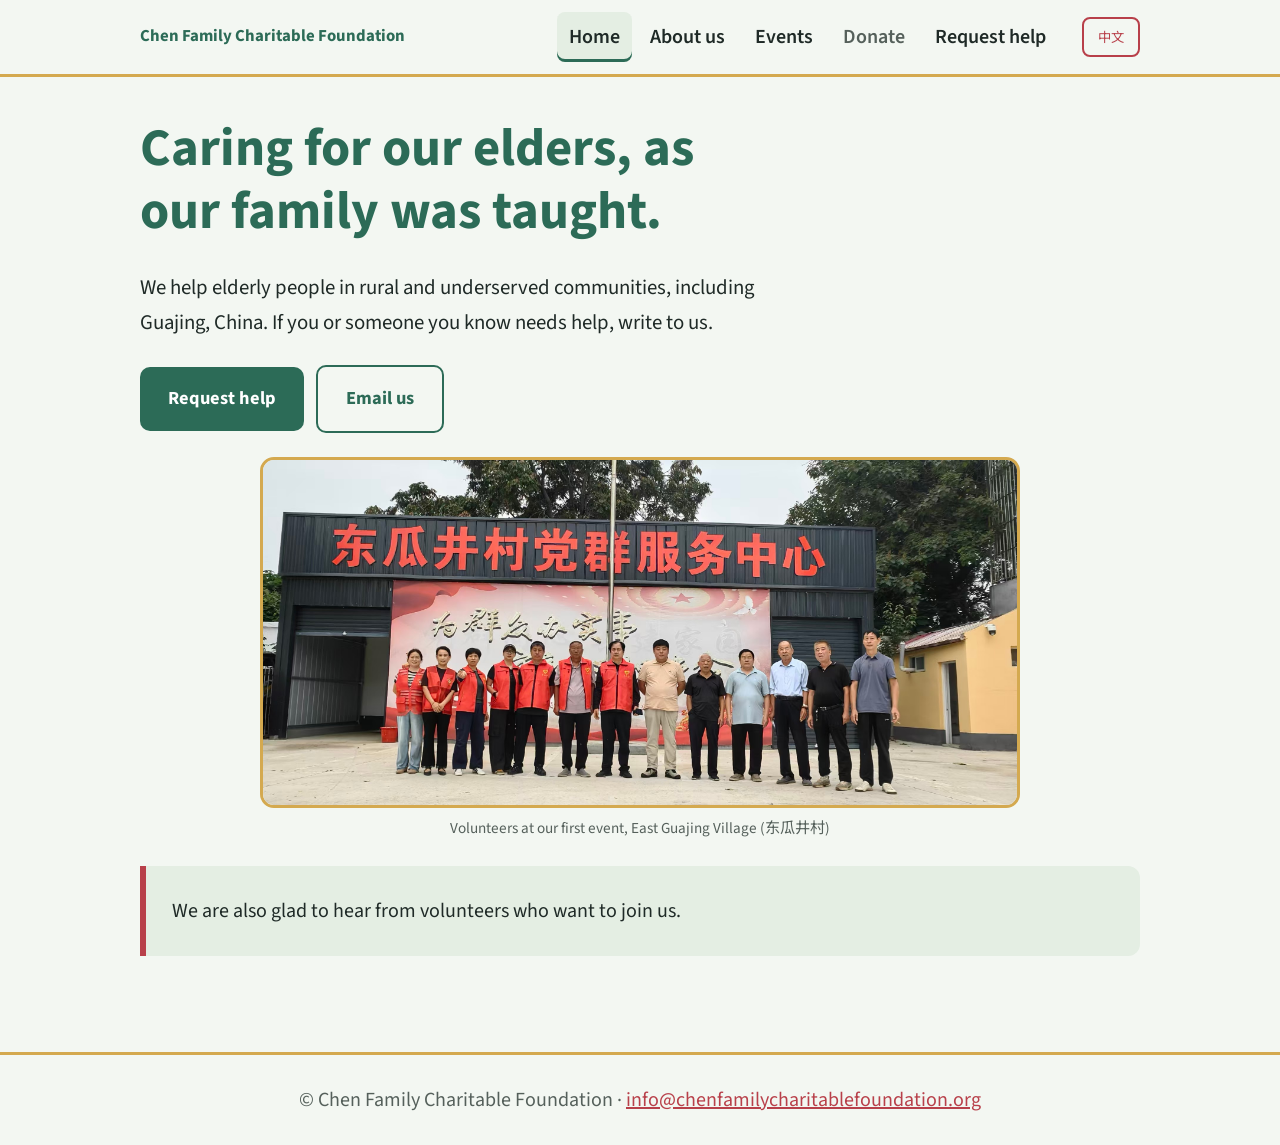
<file: index.html>
<!DOCTYPE html>
<html lang="en">
<head>
<meta charset="utf-8">
<meta name="viewport" content="width=device-width, initial-scale=1">
<title>Home | Chen Family Charitable Foundation 陈氏家族慈善基金会</title>
<link rel="stylesheet" href="https://fonts.googleapis.com/css2?family=Source+Sans+3:wght@400;600;700&family=Noto+Sans+SC:wght@400;500;700&display=swap">
<link rel="stylesheet" href="style.css">
</head>
<body data-lang="en">
<header><div class="bar">
<a class="brand" href="index.html"><span class="en">Chen Family Charitable Foundation</span><span class="zh">陈氏家族慈善基金会</span></a>
<nav aria-label="Main"><a href="index.html" aria-current="page"><span class="en">Home</span><span class="zh">首页</span></a><a href="about.html"><span class="en">About us</span><span class="zh">关于我们</span></a><a href="events.html"><span class="en">Events</span><span class="zh">活动</span></a><a href="donate.html" class="soft"><span class="en">Donate</span><span class="zh">捐赠</span></a><a href="contact.html"><span class="en">Request help</span><span class="zh">申请帮助</span></a></nav>
<button class="lang" id="lang" type="button" aria-label="Switch language / 切换语言"><span class="en">中文</span><span class="zh">English</span></button>
</div></header>
<main>
<div class="hero">
<div>
<h1><span class="en">Caring for our elders, as our family was taught.</span><span class="zh">传承家训，用心关爱每一位长者。</span></h1>
<p class="lead"><span class="en">We help elderly people in rural and underserved communities, including Guajing, China. If you or someone you know needs help, write to us.</span><span class="zh">我们帮助农村和欠发达地区的老人，包括中国的瓜井。如果您或身边的人需要帮助，请给我们写信。</span></p>
<a class="btn" href="contact.html"><span class="en">Request help</span><span class="zh">申请帮助</span></a>
<a class="btn alt" href="mailto:info@chenfamilycharitablefoundation.org"><span class="en">Email us</span><span class="zh">发邮件给我们</span></a>
</div>
</div>
<figure class="photo"><img src="imgs/first_event_group.jpg" alt="Volunteers standing in front of the East Guajing Village service center at our first event" width="1600" height="720"><figcaption><span class="en">Volunteers at our first event, East Guajing Village (东瓜井村)</span><span class="zh">首次活动的志愿者，东瓜井村</span></figcaption></figure>
<div class="band"><p><span class="en">We are also glad to hear from volunteers who want to join us.</span><span class="zh">我们也欢迎愿意加入的志愿者与我们联系。</span></p></div>
</main>
<footer>© <span class="en">Chen Family Charitable Foundation</span><span class="zh">陈氏家族慈善基金会</span> · <a href="mailto:info@chenfamilycharitablefoundation.org">info@chenfamilycharitablefoundation.org</a></footer>
<script src="lang.js"></script>
</body>
</html>
</file>
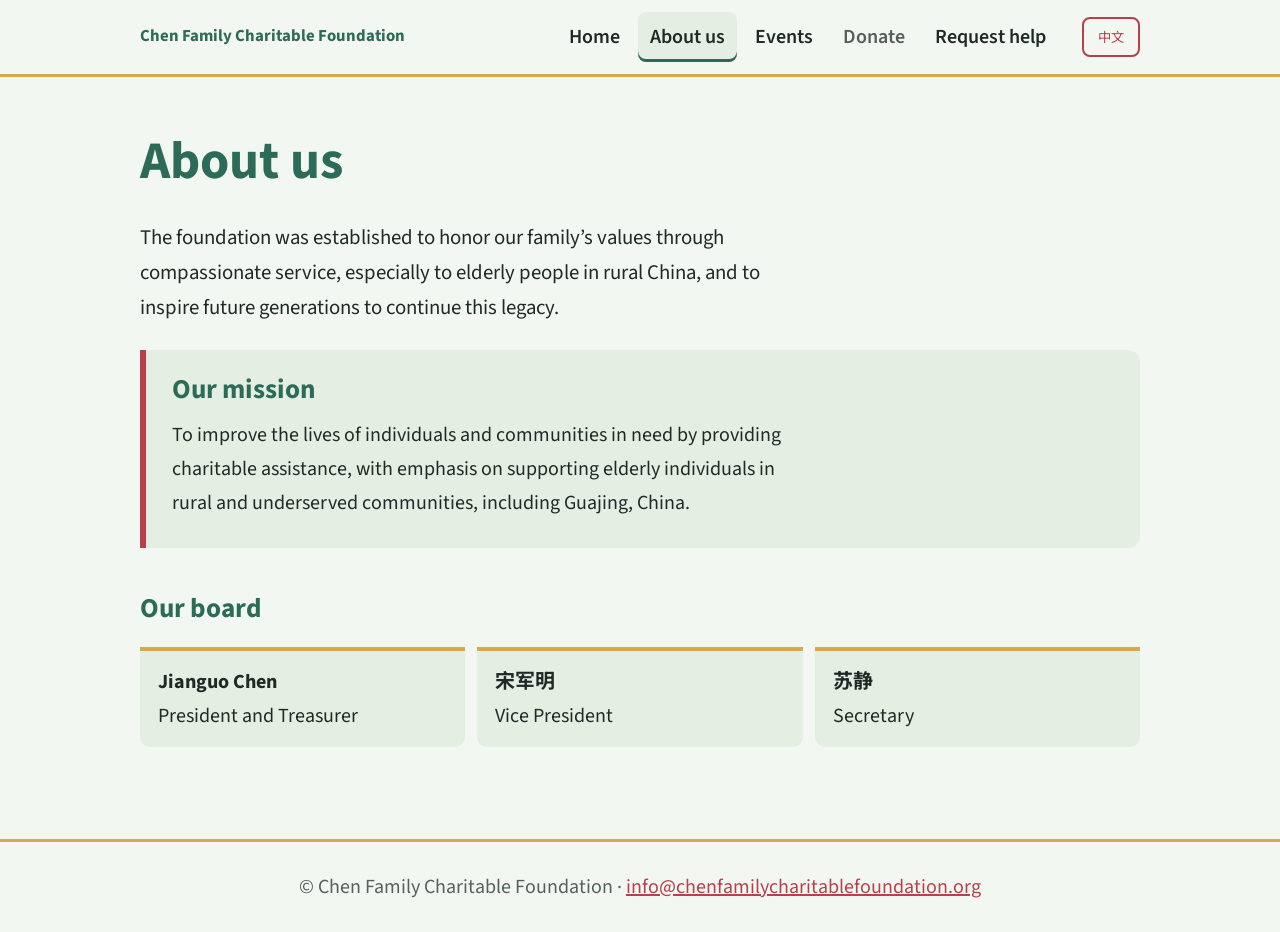
<file: about.html>
<!DOCTYPE html>
<html lang="en">
<head>
<meta charset="utf-8">
<meta name="viewport" content="width=device-width, initial-scale=1">
<title>About us | Chen Family Charitable Foundation 陈氏家族慈善基金会</title>
<link rel="stylesheet" href="https://fonts.googleapis.com/css2?family=Source+Sans+3:wght@400;600;700&family=Noto+Sans+SC:wght@400;500;700&display=swap">
<link rel="stylesheet" href="style.css">
</head>
<body data-lang="en">
<header><div class="bar">
<a class="brand" href="index.html"><span class="en">Chen Family Charitable Foundation</span><span class="zh">陈氏家族慈善基金会</span></a>
<nav aria-label="Main"><a href="index.html"><span class="en">Home</span><span class="zh">首页</span></a><a href="about.html" aria-current="page"><span class="en">About us</span><span class="zh">关于我们</span></a><a href="events.html"><span class="en">Events</span><span class="zh">活动</span></a><a href="donate.html" class="soft"><span class="en">Donate</span><span class="zh">捐赠</span></a><a href="contact.html"><span class="en">Request help</span><span class="zh">申请帮助</span></a></nav>
<button class="lang" id="lang" type="button" aria-label="Switch language / 切换语言"><span class="en">中文</span><span class="zh">English</span></button>
</div></header>
<main>
<h1><span class="en">About us</span><span class="zh">关于我们</span></h1>
<p class="lead"><span class="en">The foundation was established to honor our family’s values through compassionate service, especially to elderly people in rural China, and to inspire future generations to continue this legacy.</span><span class="zh">基金会的成立，是为了以善意的服务传承我们的家族价值观，尤其关爱中国农村的老人，并激励后代延续这份传统。</span></p>
<div class="band"><h2 style="margin-top:0"><span class="en">Our mission</span><span class="zh">我们的使命</span></h2>
<p><span class="en">To improve the lives of individuals and communities in need by providing charitable assistance, with emphasis on supporting elderly individuals in rural and underserved communities, including Guajing, China.</span><span class="zh">通过慈善援助改善有需要的个人和社区的生活，重点支持农村和欠发达地区的老人，包括中国的瓜井。</span></p></div>
<h2><span class="en">Our board</span><span class="zh">理事会成员</span></h2>
<ul class="board">
<li><strong>Jianguo Chen</strong><br><span class="en">President and Treasurer</span><span class="zh">理事长兼财务</span></li>
<li><strong>宋军明</strong><br><span class="en">Vice President</span><span class="zh">副理事长</span></li>
<li><strong>苏静</strong><br><span class="en">Secretary</span><span class="zh">秘书</span></li>
</ul>
</main>
<footer>© <span class="en">Chen Family Charitable Foundation</span><span class="zh">陈氏家族慈善基金会</span> · <a href="mailto:info@chenfamilycharitablefoundation.org">info@chenfamilycharitablefoundation.org</a></footer>
<script src="lang.js"></script>
</body>
</html>
</file>
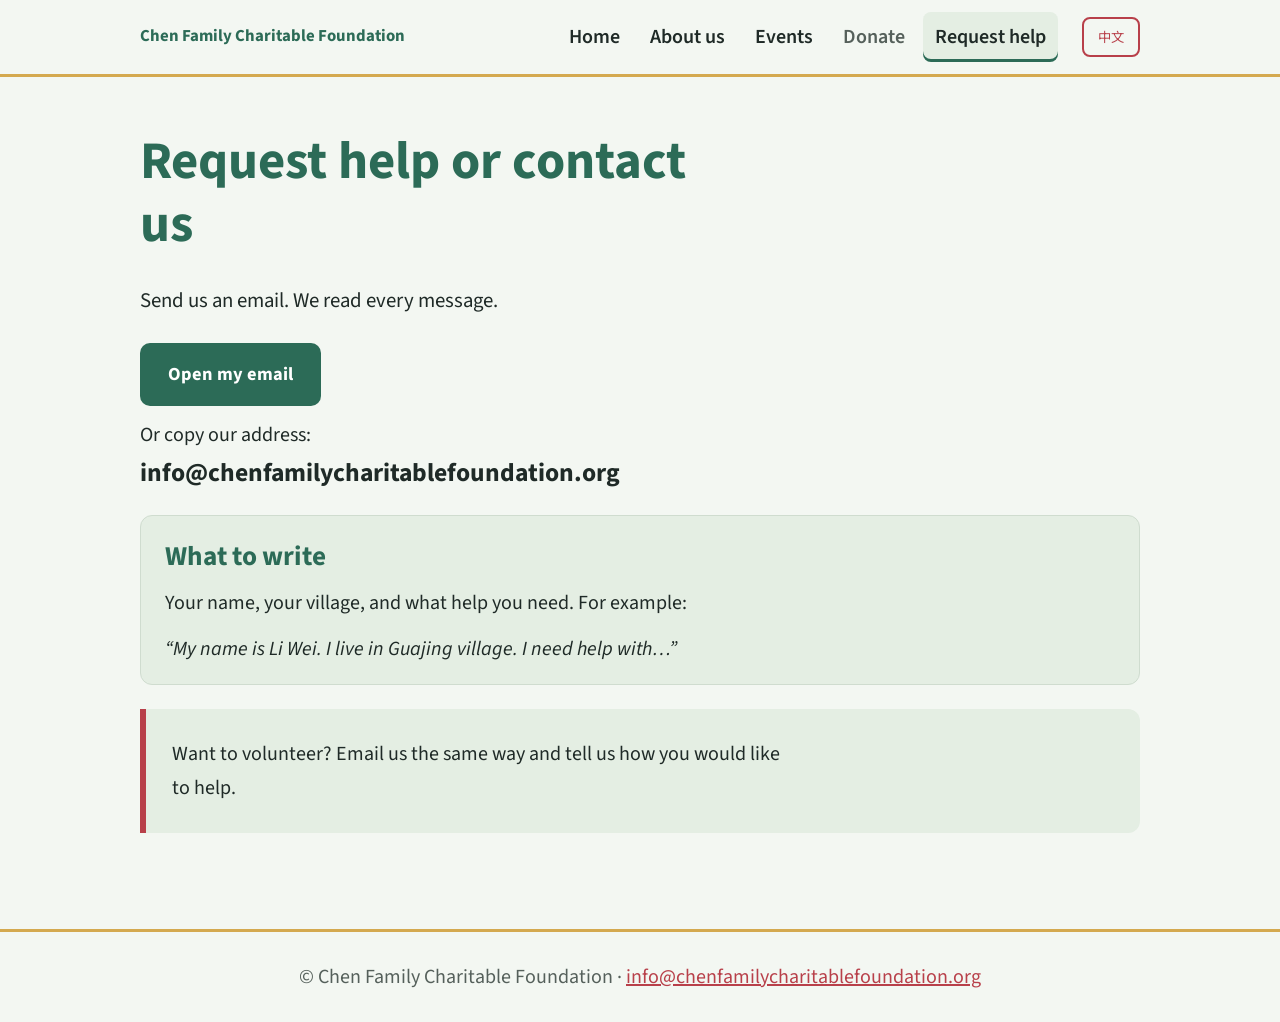
<file: contact.html>
<!DOCTYPE html>
<html lang="en">
<head>
<meta charset="utf-8">
<meta name="viewport" content="width=device-width, initial-scale=1">
<title>Request help | Chen Family Charitable Foundation 陈氏家族慈善基金会</title>
<link rel="stylesheet" href="https://fonts.googleapis.com/css2?family=Source+Sans+3:wght@400;600;700&family=Noto+Sans+SC:wght@400;500;700&display=swap">
<link rel="stylesheet" href="style.css">
</head>
<body data-lang="en">
<header><div class="bar">
<a class="brand" href="index.html"><span class="en">Chen Family Charitable Foundation</span><span class="zh">陈氏家族慈善基金会</span></a>
<nav aria-label="Main"><a href="index.html"><span class="en">Home</span><span class="zh">首页</span></a><a href="about.html"><span class="en">About us</span><span class="zh">关于我们</span></a><a href="events.html"><span class="en">Events</span><span class="zh">活动</span></a><a href="donate.html" class="soft"><span class="en">Donate</span><span class="zh">捐赠</span></a><a href="contact.html" aria-current="page"><span class="en">Request help</span><span class="zh">申请帮助</span></a></nav>
<button class="lang" id="lang" type="button" aria-label="Switch language / 切换语言"><span class="en">中文</span><span class="zh">English</span></button>
</div></header>
<main>
<h1><span class="en">Request help or contact us</span><span class="zh">申请帮助或联系我们</span></h1>
<p class="lead"><span class="en">Send us an email. We read every message.</span><span class="zh">请给我们发邮件，我们会阅读每一封来信。</span></p>
<a class="btn" href="mailto:info@chenfamilycharitablefoundation.org?subject=Request%20for%20help%20%E7%94%B3%E8%AF%B7%E5%B8%AE%E5%8A%A9"><span class="en">Open my email</span><span class="zh">打开我的邮箱</span></a>
<p><span class="en">Or copy our address:</span><span class="zh">或复制我们的邮箱地址：</span><br><span class="mail">info@chenfamilycharitablefoundation.org</span></p>
<div class="example">
<h2 style="margin-top:.6em"><span class="en">What to write</span><span class="zh">写些什么</span></h2>
<p><span class="en">Your name, your village, and what help you need. For example:</span><span class="zh">您的姓名、所在的村子，以及需要什么帮助。例如：</span></p>
<p><em><span class="en">“My name is Li Wei. I live in Guajing village. I need help with…”</span><span class="zh">“我叫李伟，住在瓜井村。我需要……方面的帮助。”</span></em></p>
</div>
<div class="band"><p><span class="en">Want to volunteer? Email us the same way and tell us how you would like to help.</span><span class="zh">想成为志愿者？请同样发邮件，告诉我们您希望如何帮忙。</span></p></div>
</main>
<footer>© <span class="en">Chen Family Charitable Foundation</span><span class="zh">陈氏家族慈善基金会</span> · <a href="mailto:info@chenfamilycharitablefoundation.org">info@chenfamilycharitablefoundation.org</a></footer>
<script src="lang.js"></script>
</body>
</html>
</file>
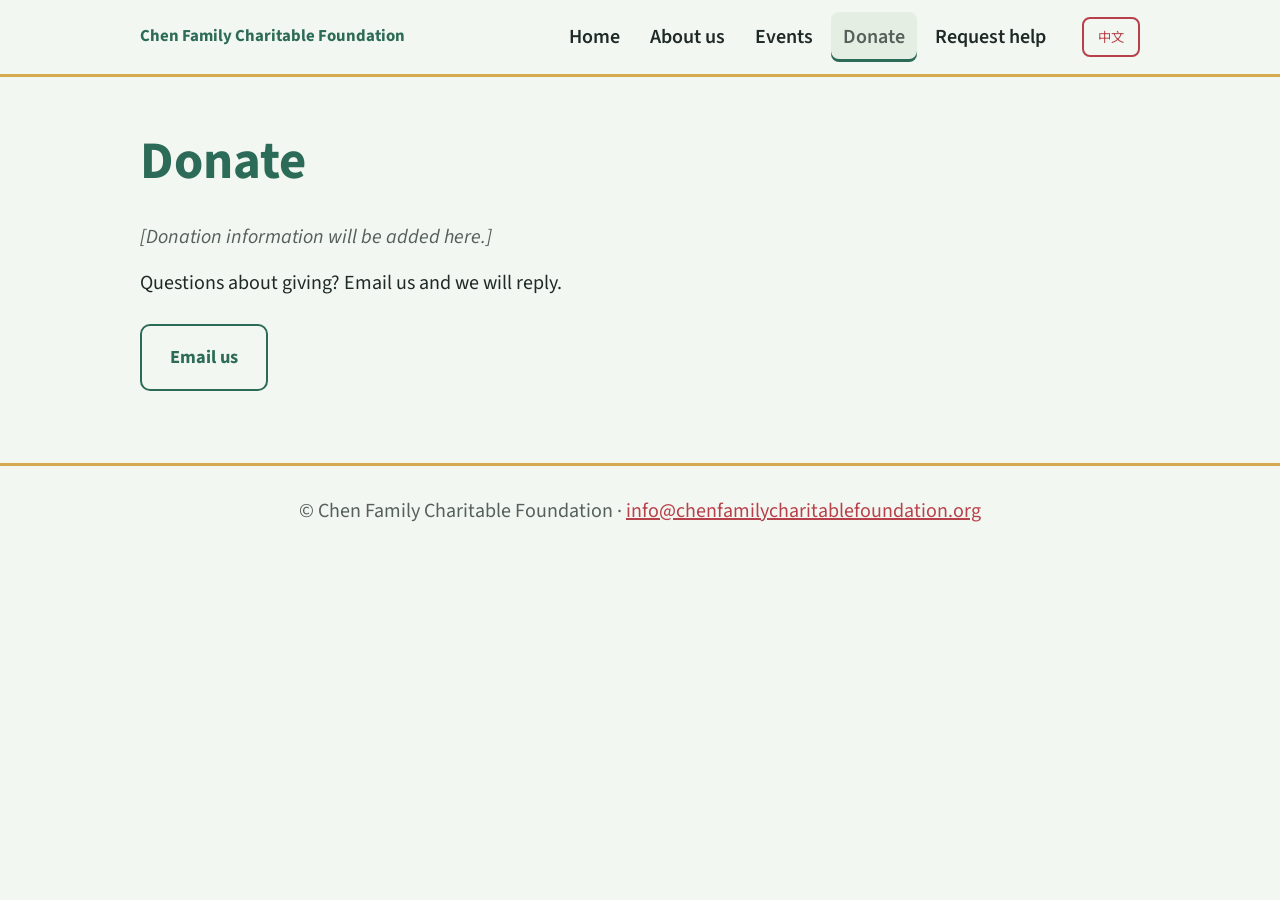
<file: donate.html>
<!DOCTYPE html>
<html lang="en">
<head>
<meta charset="utf-8">
<meta name="viewport" content="width=device-width, initial-scale=1">
<title>Donate | Chen Family Charitable Foundation 陈氏家族慈善基金会</title>
<link rel="stylesheet" href="https://fonts.googleapis.com/css2?family=Source+Sans+3:wght@400;600;700&family=Noto+Sans+SC:wght@400;500;700&display=swap">
<link rel="stylesheet" href="style.css">
</head>
<body data-lang="en">
<header><div class="bar">
<a class="brand" href="index.html"><span class="en">Chen Family Charitable Foundation</span><span class="zh">陈氏家族慈善基金会</span></a>
<nav aria-label="Main"><a href="index.html"><span class="en">Home</span><span class="zh">首页</span></a><a href="about.html"><span class="en">About us</span><span class="zh">关于我们</span></a><a href="events.html"><span class="en">Events</span><span class="zh">活动</span></a><a href="donate.html" class="soft" aria-current="page"><span class="en">Donate</span><span class="zh">捐赠</span></a><a href="contact.html"><span class="en">Request help</span><span class="zh">申请帮助</span></a></nav>
<button class="lang" id="lang" type="button" aria-label="Switch language / 切换语言"><span class="en">中文</span><span class="zh">English</span></button>
</div></header>
<main>
<h1><span class="en">Donate</span><span class="zh">捐赠</span></h1>
<p class="todo"><span class="en">[Donation information will be added here.]</span><span class="zh">[捐赠信息将在此添加。]</span></p>
<p><span class="en">Questions about giving? Email us and we will reply.</span><span class="zh">关于捐赠有任何问题，请发邮件给我们，我们会回复。</span></p>
<a class="btn alt" href="mailto:info@chenfamilycharitablefoundation.org?subject=Donation%20question%20%E6%8D%90%E8%B5%A0%E5%92%A8%E8%AF%A2"><span class="en">Email us</span><span class="zh">发邮件给我们</span></a>
</main>
<footer>© <span class="en">Chen Family Charitable Foundation</span><span class="zh">陈氏家族慈善基金会</span> · <a href="mailto:info@chenfamilycharitablefoundation.org">info@chenfamilycharitablefoundation.org</a></footer>
<script src="lang.js"></script>
</body>
</html>
</file>
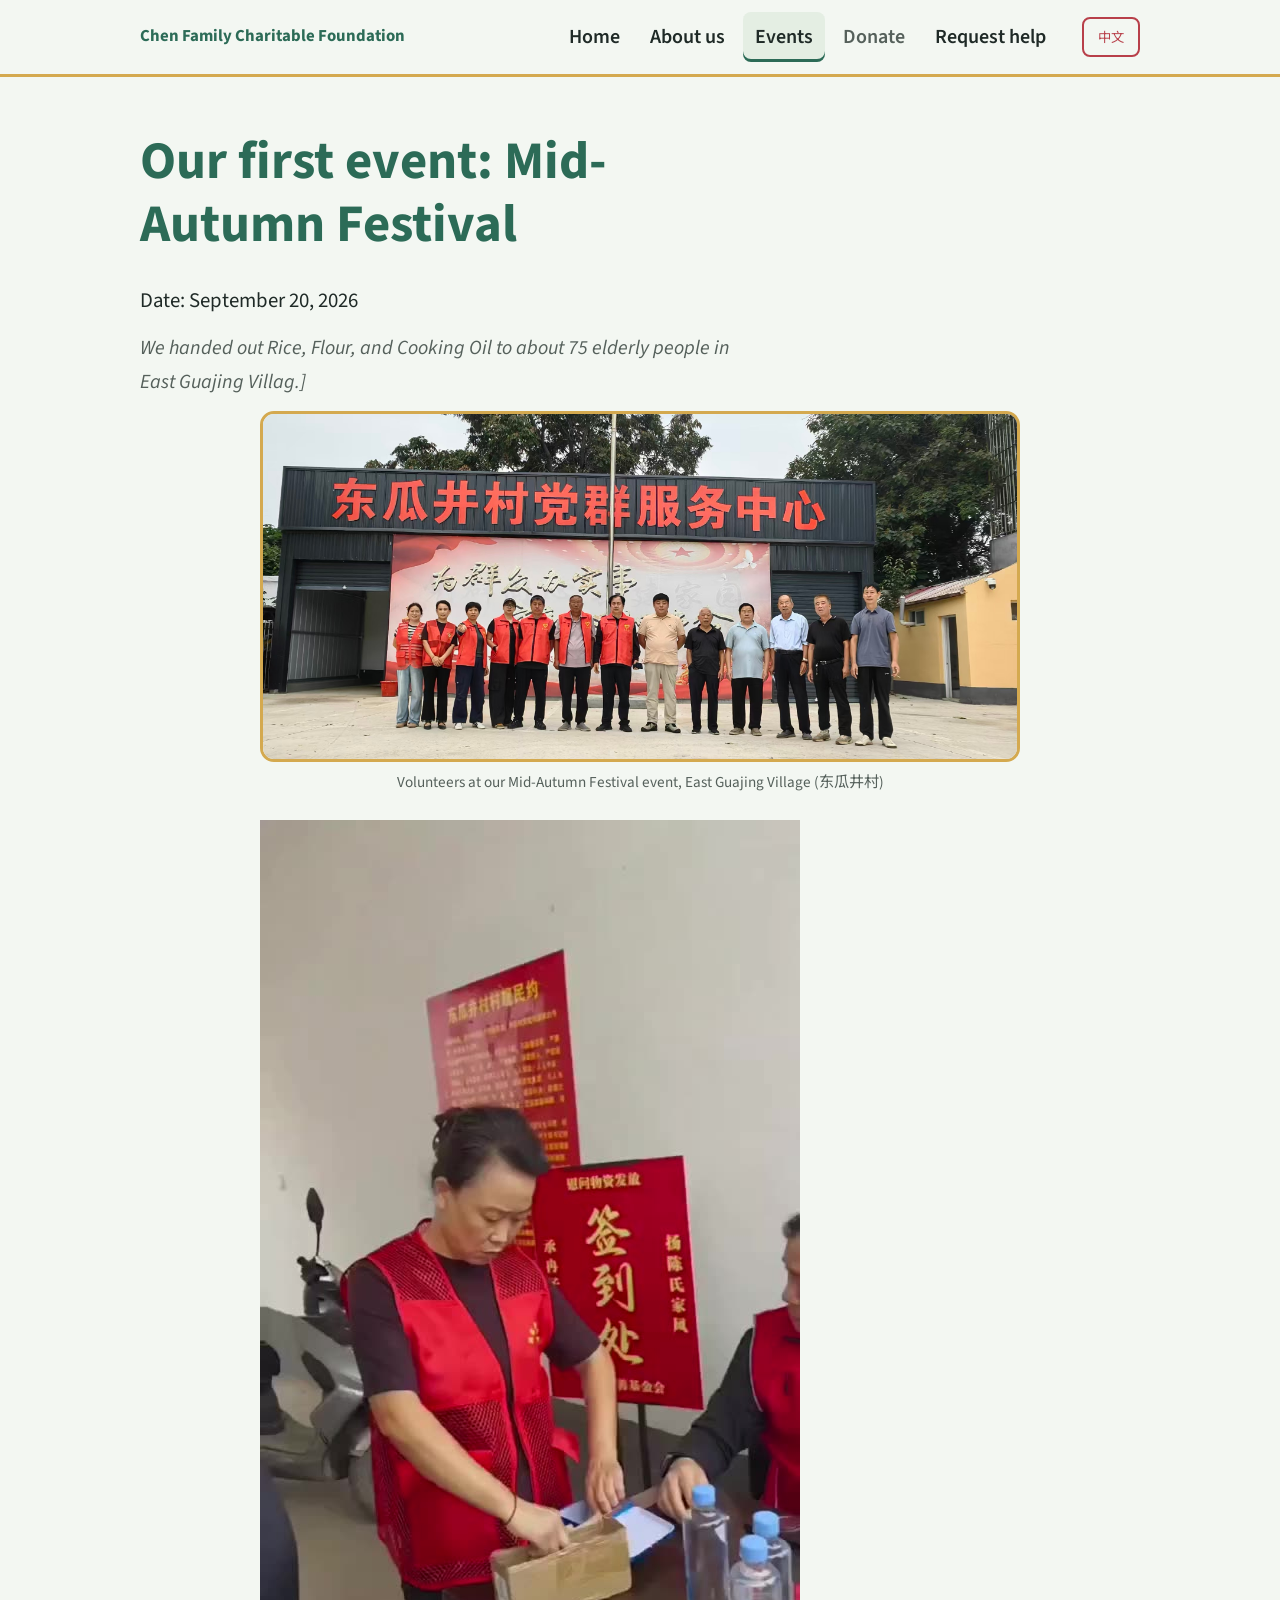
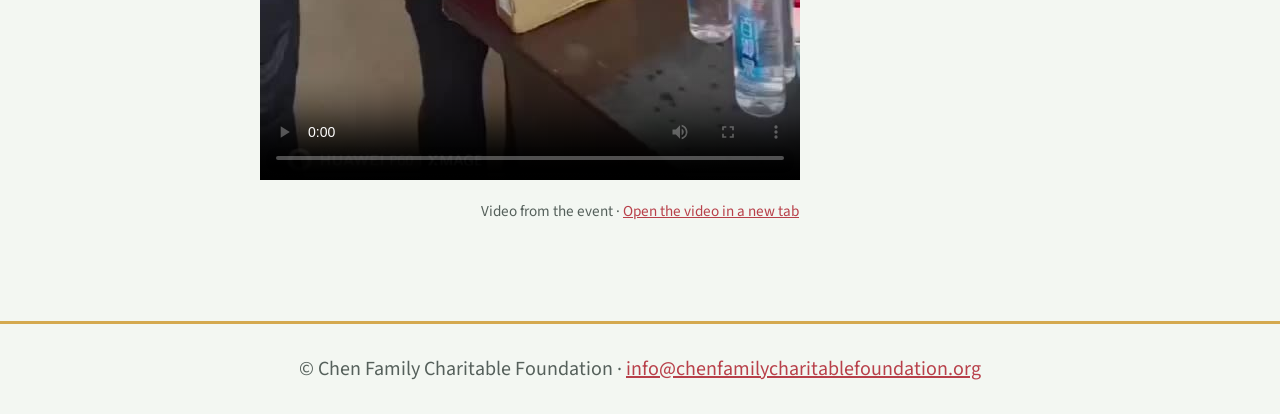
<file: events.html>
<!DOCTYPE html>
<html lang="en">
<head>
<meta charset="utf-8">
<meta name="viewport" content="width=device-width, initial-scale=1">
<title>Events | Chen Family Charitable Foundation 陈氏家族慈善基金会</title>
<link rel="stylesheet" href="https://fonts.googleapis.com/css2?family=Source+Sans+3:wght@400;600;700&family=Noto+Sans+SC:wght@400;500;700&display=swap">
<link rel="stylesheet" href="style.css">
</head>
<body data-lang="en">
<header><div class="bar">
<a class="brand" href="index.html"><span class="en">Chen Family Charitable Foundation</span><span class="zh">陈氏家族慈善基金会</span></a>
<nav aria-label="Main"><a href="index.html"><span class="en">Home</span><span class="zh">首页</span></a><a href="about.html"><span class="en">About us</span><span class="zh">关于我们</span></a><a href="events.html" aria-current="page"><span class="en">Events</span><span class="zh">活动</span></a><a href="donate.html" class="soft"><span class="en">Donate</span><span class="zh">捐赠</span></a><a href="contact.html"><span class="en">Request help</span><span class="zh">申请帮助</span></a></nav>
<button class="lang" id="lang" type="button" aria-label="Switch language / 切换语言"><span class="en">中文</span><span class="zh">English</span></button>
</div></header>
<main>
<h1><span class="en">Our first event: Mid-Autumn Festival</span><span class="zh">首次活动：中秋节</span></h1>
<p class="lead"><span class="en">Date: September 20, 2026</span><span class="zh">日期：2026年9月20日</span><br><span class="todo"><span class="en"></span><span class="zh"></span></span></p>
<p class="todo"><span class="en">We handed out Rice, Flour, and Cooking Oil to about 75 elderly people in  East Guajing Villag.]</span><span class="zh">给东瓜井村75位80岁的老人送去了大米， 面粉， 和食用油。]</span></p>
<figure class="photo"><img src="imgs/first_event_group.jpg" alt="Volunteers standing in front of the East Guajing Village service center at the Mid-Autumn Festival event" loading="lazy"><figcaption><span class="en">Volunteers at our Mid-Autumn Festival event, East Guajing Village (东瓜井村)</span><span class="zh">中秋节活动中的志愿者，东瓜井村</span></figcaption></figure>
<figure class="photo video"><video controls preload="metadata" poster="imgs/first_event_video_poster.jpg" src="videos/first_event.mp4"></video><figcaption><span class="en">Video from the event</span><span class="zh">活动视频</span> · <a href="videos/first_event.mp4"><span class="en">Open the video in a new tab</span><span class="zh">在新页面打开视频</span></a></figcaption></figure>
</main>
<footer>© <span class="en">Chen Family Charitable Foundation</span><span class="zh">陈氏家族慈善基金会</span> · <a href="mailto:info@chenfamilycharitablefoundation.org">info@chenfamilycharitablefoundation.org</a></footer>
<script src="lang.js"></script>
</body>
</html>
</file>
<file: style.css>
/* Chen Family Charitable Foundation - shared styles (Morning Mist) */
:root{--bg:#f3f7f2;--surface:#e4eee3;--text:#1f2a27;--muted:#55605b;--main:#2c6b57;--main-ink:#fff;--gold:#d4a94f;--second:#b8404a;--line:#cfdccf;box-sizing:border-box}
@media (prefers-color-scheme:dark){:root{--bg:#17201d;--surface:#1f2b27;--text:#eaf2ee;--muted:#b9c9c1;--main:#6fb6a0;--main-ink:#10201a;--gold:#d8b45e;--second:#e8949b;--line:#31413b}}
*{box-sizing:border-box}
body{margin:0;background:var(--bg);color:var(--text);font:400 20px/1.7 "Source Sans 3","Noto Sans SC","Helvetica Neue",Arial,"PingFang SC","Microsoft YaHei",sans-serif}
body[data-lang="en"] .zh,body[data-lang="zh"] .en{display:none}
a{color:var(--second)}
:focus-visible{outline:3px solid var(--gold);outline-offset:3px}
header{position:sticky;top:0;z-index:5;background:var(--bg);border-bottom:3px solid var(--gold)}
.bar{max-width:1040px;margin:0 auto;padding:12px 20px;display:flex;flex-wrap:wrap;align-items:center;gap:10px 24px}
.brand{font-weight:700;font-size:1.05rem;color:var(--main);text-decoration:none;line-height:1.3}
nav{display:flex;flex-wrap:wrap;gap:4px 6px;margin-left:auto}
nav a{padding:8px 12px;border-radius:8px;color:var(--text);text-decoration:none;font-weight:600}
nav a[aria-current="page"]{background:var(--surface);box-shadow:inset 0 -3px var(--main)}
nav a.soft{color:var(--muted)}
.lang{border:2px solid var(--second);background:none;color:var(--second);font:700 1rem inherit;font-family:inherit;padding:8px 14px;border-radius:8px;cursor:pointer}
main{max-width:1040px;margin:0 auto;padding:0 20px 72px}
h1{font-size:clamp(2rem,5.5vw,3.3rem);line-height:1.2;margin:1em 0 .5em;color:var(--main);max-width:20ch}
h2{font-size:1.7rem;line-height:1.3;margin:1.6em 0 .4em;color:var(--main)}
p{max-width:62ch;margin:.6em 0}
.hero{padding:40px 0 24px}
.hero h1{margin-top:0}
.lead{font-size:1.3rem}
.btn{display:inline-block;background:var(--main);color:var(--main-ink);font-weight:700;font-size:1.15rem;padding:16px 28px;border-radius:10px;text-decoration:none;margin:12px 8px 0 0}
.btn:hover{filter:brightness(1.1)}
.btn.alt{background:none;color:var(--main);border:2px solid var(--main)}
.ph{aspect-ratio:4/3;border:2px dashed var(--gold);border-radius:14px;background:var(--surface);display:grid;place-items:center;text-align:center;padding:20px;color:var(--muted)}
.ph img,.ph video{width:100%;height:100%;object-fit:cover;border-radius:12px}
.band{background:var(--surface);border-left:6px solid var(--second);padding:22px 26px;border-radius:0 12px 12px 0;margin:24px 0}
.band p{margin:.3em 0}
.grid{display:grid;gap:24px;grid-template-columns:repeat(auto-fit,minmax(280px,1fr));margin-top:12px}
.todo{color:var(--muted);font-style:italic}
.mail{font-size:clamp(1.1rem,3.8vw,1.6rem);font-weight:700;word-break:break-all}
.example{background:var(--surface);border:1px solid var(--line);border-radius:12px;padding:6px 24px;margin-top:20px}
ul.board{list-style:none;padding:0;display:grid;gap:12px;grid-template-columns:repeat(auto-fit,minmax(220px,1fr))}
ul.board li{background:var(--surface);border-top:4px solid var(--gold);padding:14px 18px;border-radius:0 0 10px 10px}
footer{border-top:3px solid var(--gold);padding:28px 20px;text-align:center;color:var(--muted)}
@media (max-width:760px){nav{margin-left:0;width:100%}}
.photo{margin:0 auto 24px;max-width:760px}
.photo img{display:block;width:100%;height:auto;border-radius:14px;border:3px solid var(--gold)}
.photo figcaption{margin-top:8px;color:var(--muted);font-size:.95rem;text-align:center}
</file>
